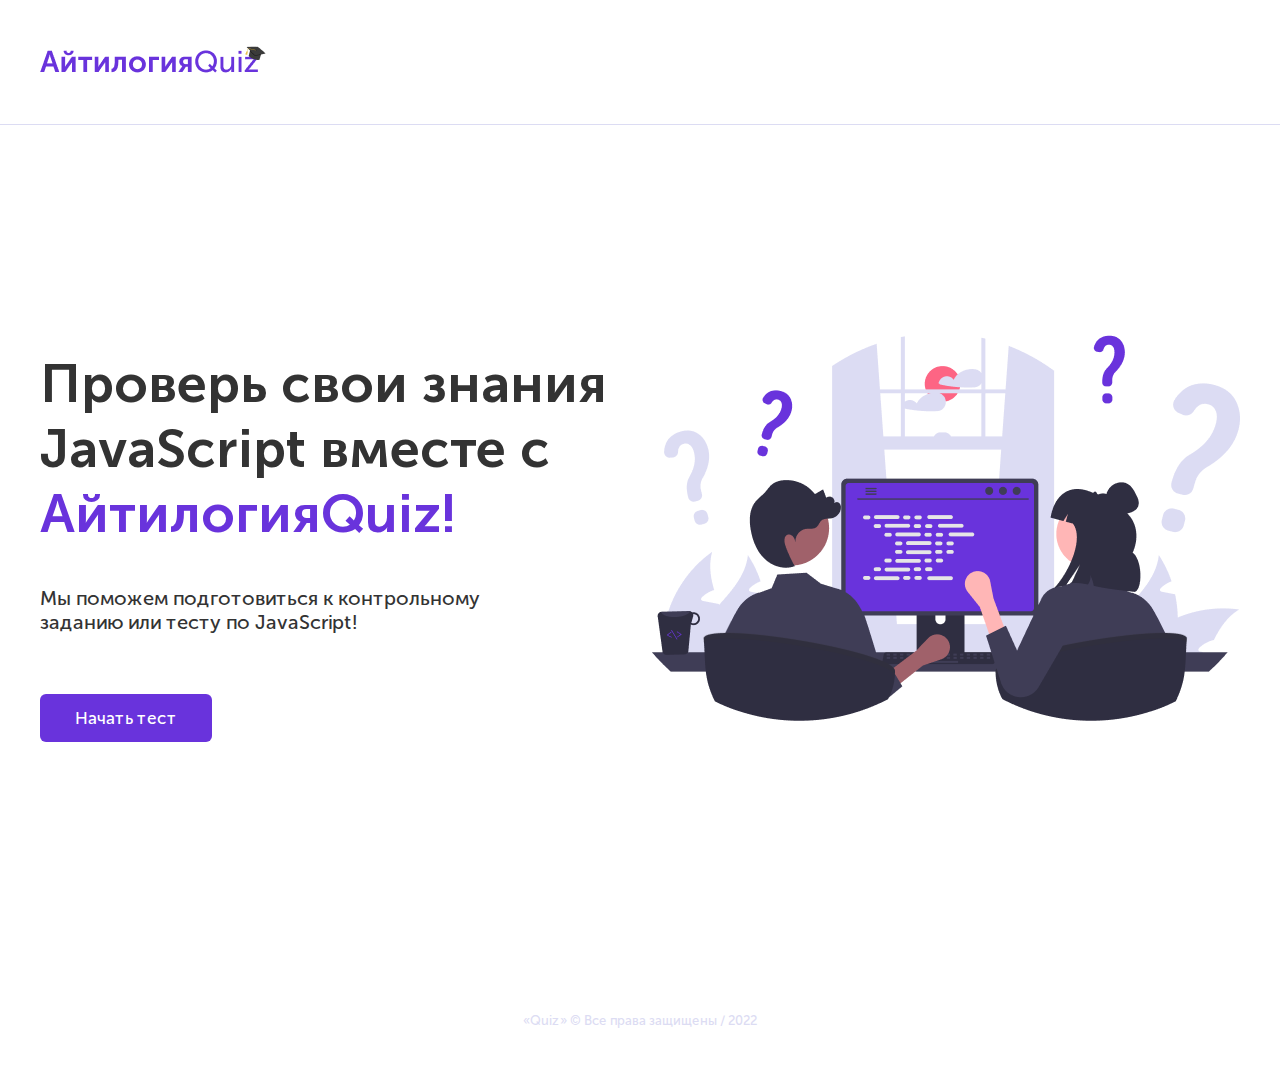
<file: index.html>
<!DOCTYPE html>
<html lang="en">
<head>
  <meta charset="UTF-8">
  <title id="title">Quiz</title>
  <link rel="stylesheet" href="styles/common.css">
  <link rel="stylesheet" id="styles" href="styles/index.css">
<script defer src="main.js"></script>
</head>
<body>

<header class="header">
  <div class="container">
    <div class="logo">
      <img src="images/logo.png" alt="Логотип">
    </div>
  </div>
</header>

<div id="content"></div>

<footer class="footer">
  «Quiz» © Все права защищены / 2022
</footer>


</body>
</html>
</file>
<file: styles/common.css>
@font-face {
    src: url("../fonts/museoSans500.ttf");
    font-family: "Museo Sans Cyrl";
}

@font-face {
    src: url("../fonts/museoSans700.ttf");
    font-family: "Museo Sans Cyrl Bold";
}

body {
    margin: 0;
    font-family: "Museo Sans Cyrl", sans-serif;
    color: #333333;
}

a {
    color: #6933DC;
}


.header {
    padding: 42px 0 40px;
    border-bottom: 1px solid #DCDCF3;
}

.container {
    max-width: 1200px;
    margin: 0 auto;
}

.button {
    padding: 14px 35px;
    background: #6933DC;
    border-radius: 6px;
    font-size: 17px;
    line-height: 20px;
    color: #FFFFFF;
    border: 0;
    cursor: pointer;
    transition: .4s;
    text-decoration: none;
}
a.button {
    display: inline-block;
}
.button:hover {
    background: #32098a;
}
.button:disabled {
    background-color: #e2dfe7;
    cursor: not-allowed;
}
.button-transparent {
    background: transparent;
    color: #6933DC;
    border: 1px solid #6933DC;
}

.button-transparent:hover {
    background: #6933DC;
    color: white;
}
.button-transparent:disabled {
    background: transparent;
    color: #e2dfe7;
    border: 1px solid #e2dfe7;
}
.footer {
    text-align: center;
    padding: 40px 0;
    font-size: 13px;
    line-height: 16px;
    color: #DCDCF3;
}

.common-title {
    font-family: 'Museo Sans Cyrl Bold', sans-serif;
    font-size: 48px;
    line-height: 58px;
}

.common-title span {
    color: #6933DC;
}
</file>
<file: styles/index.css>
.main {
    padding-top: 190px;
    padding-bottom: 231px;

}
.main .container {
    display: flex;
    justify-content: space-between;
    align-items: center;
}

.main-content {
    max-width: 588px;
}

.main-title {
    font-family: "Museo Sans Cyrl Bold", sans-serif;
    font-size: 54px;
    line-height: 65px;
}

.main-title span{
    color: #6933DC;
}

.main-description {
    margin-top: 40px;
    font-size: 20px;
    line-height: 24px;
    max-width: 486px;
}
.main-button {
    margin-top: 60px;
}
</file>
